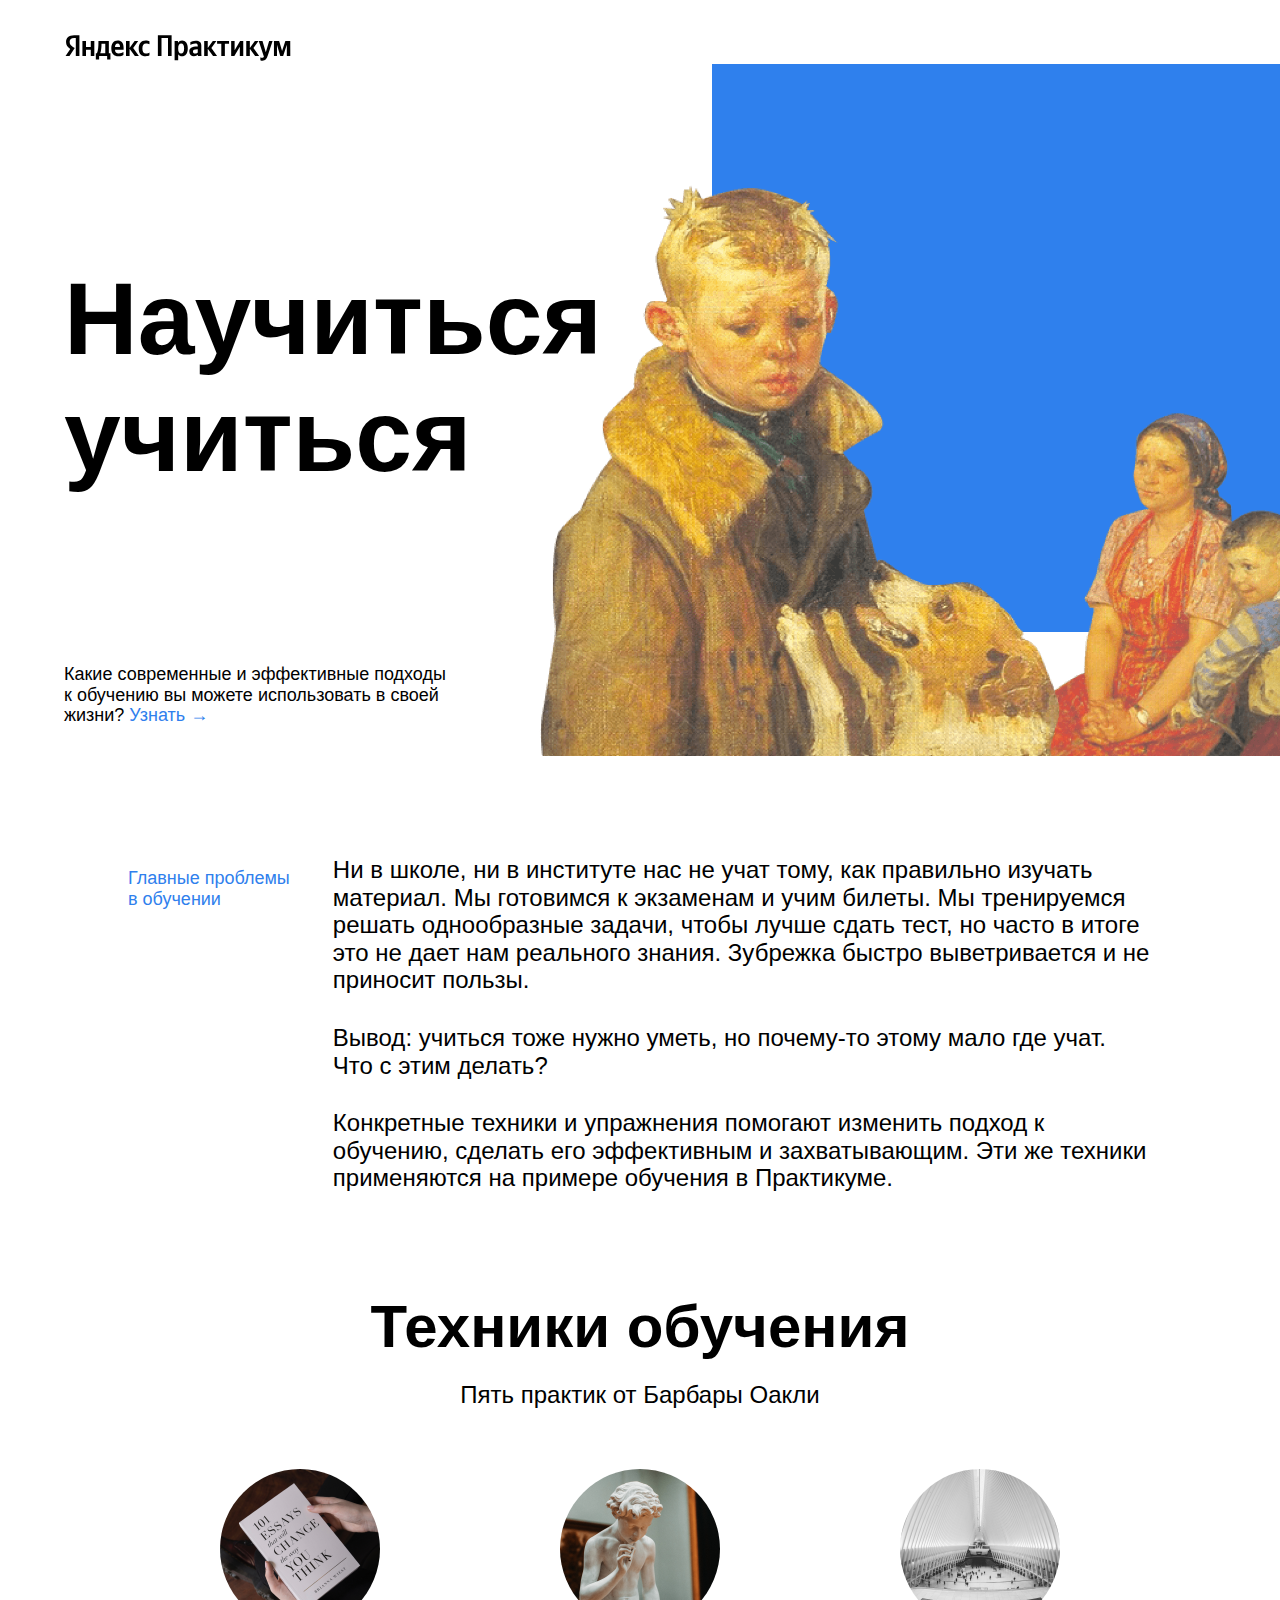
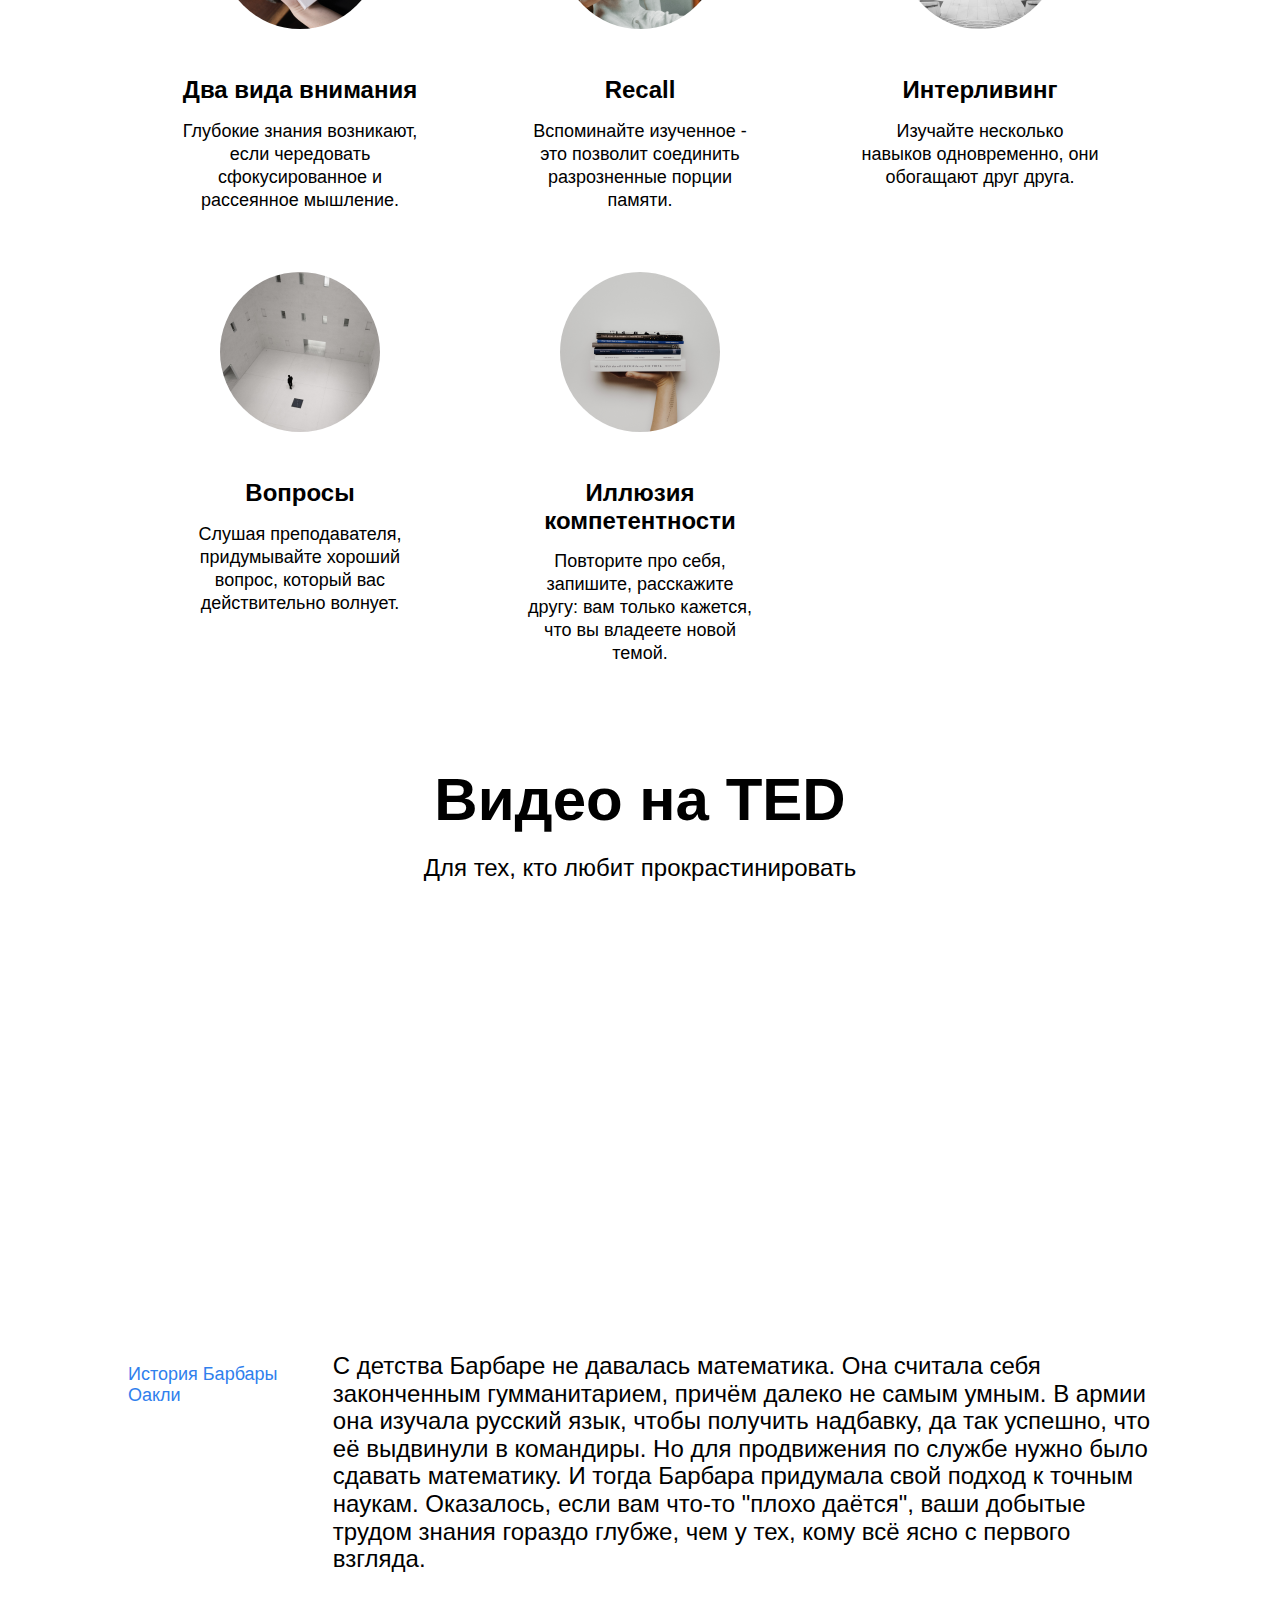
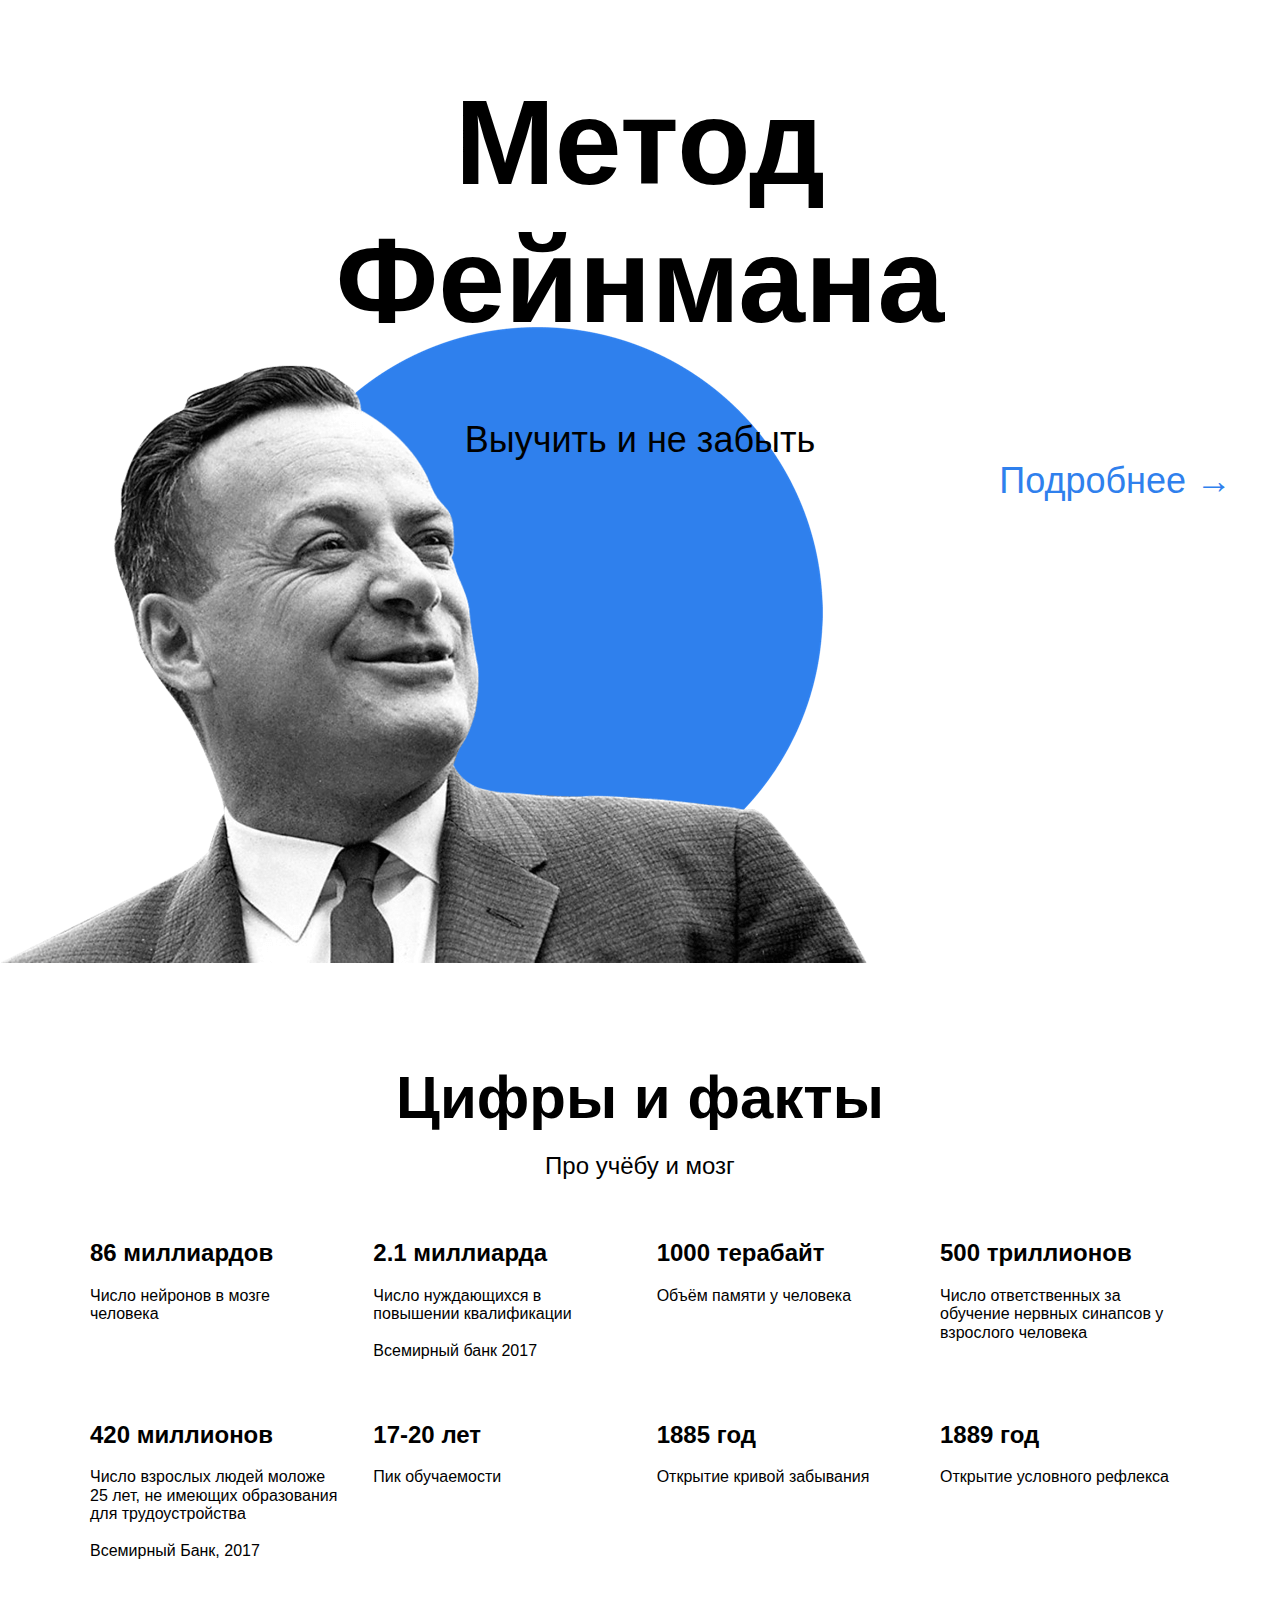
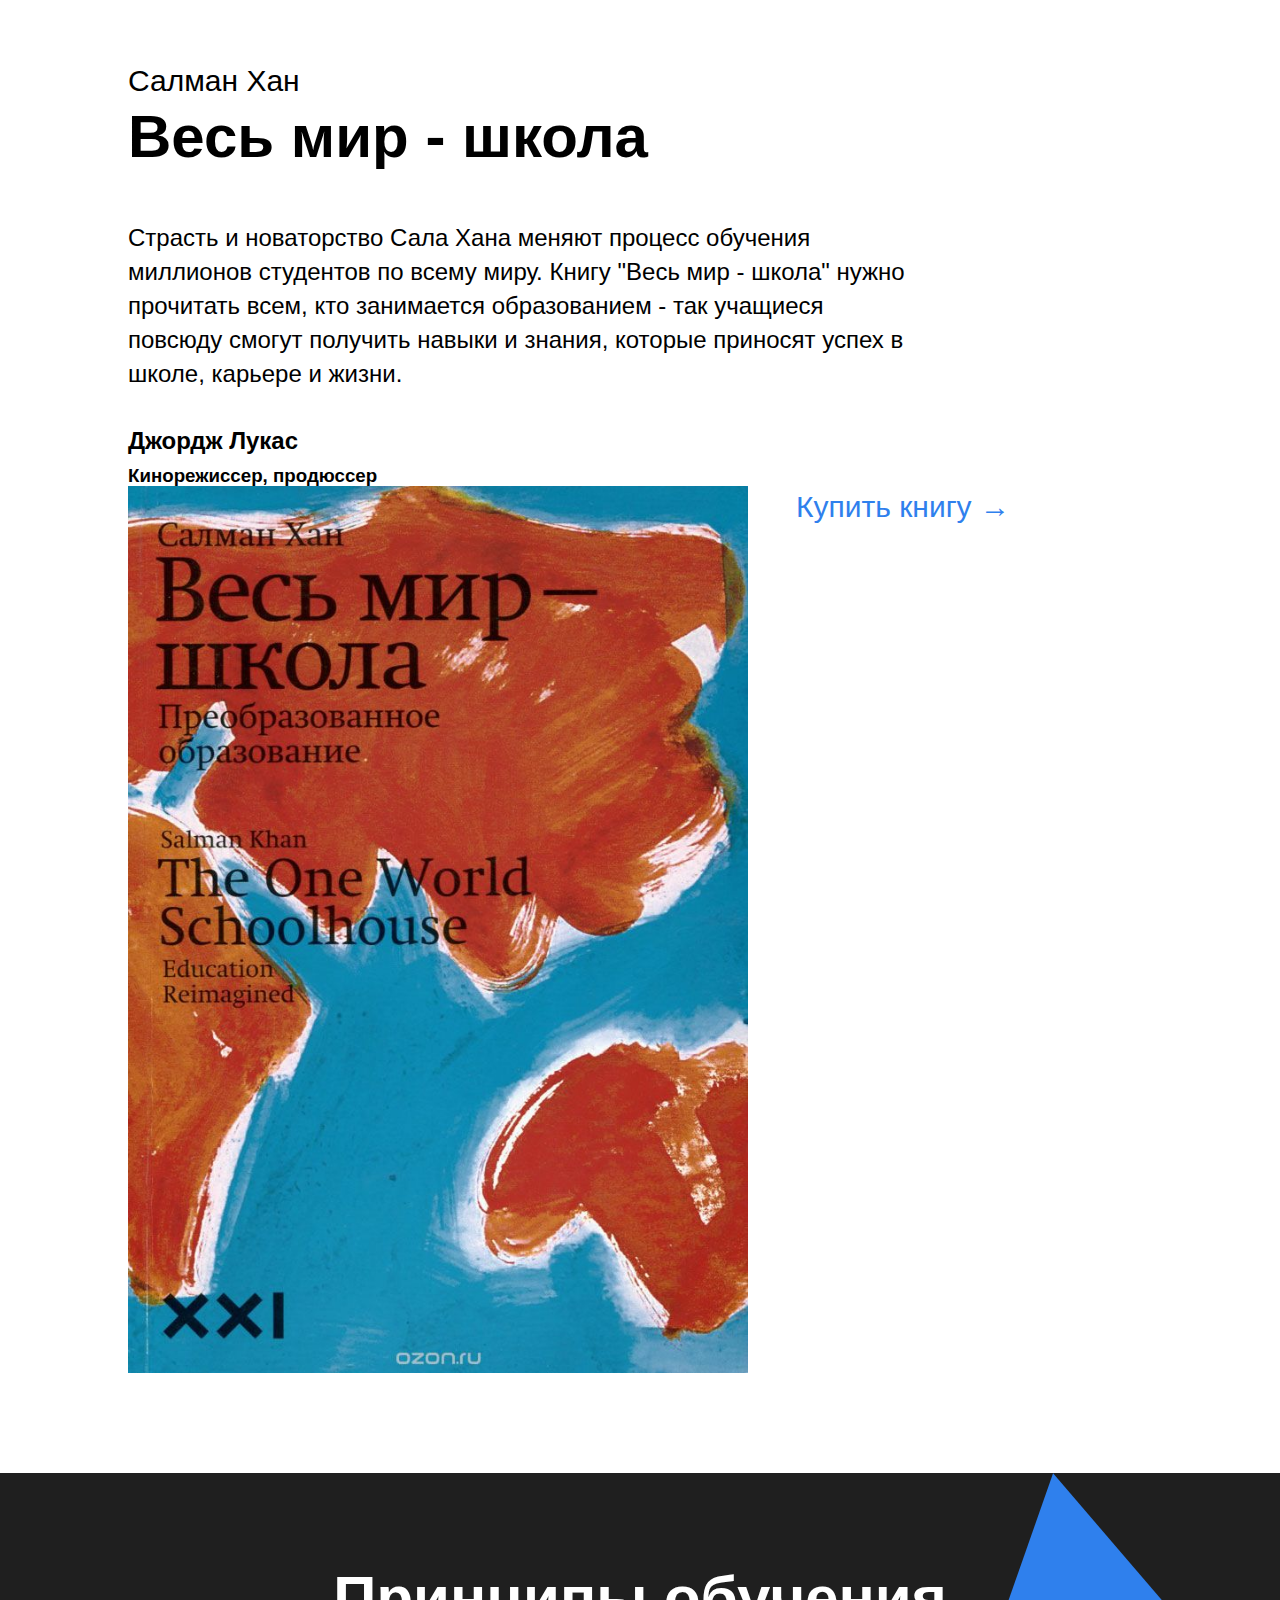
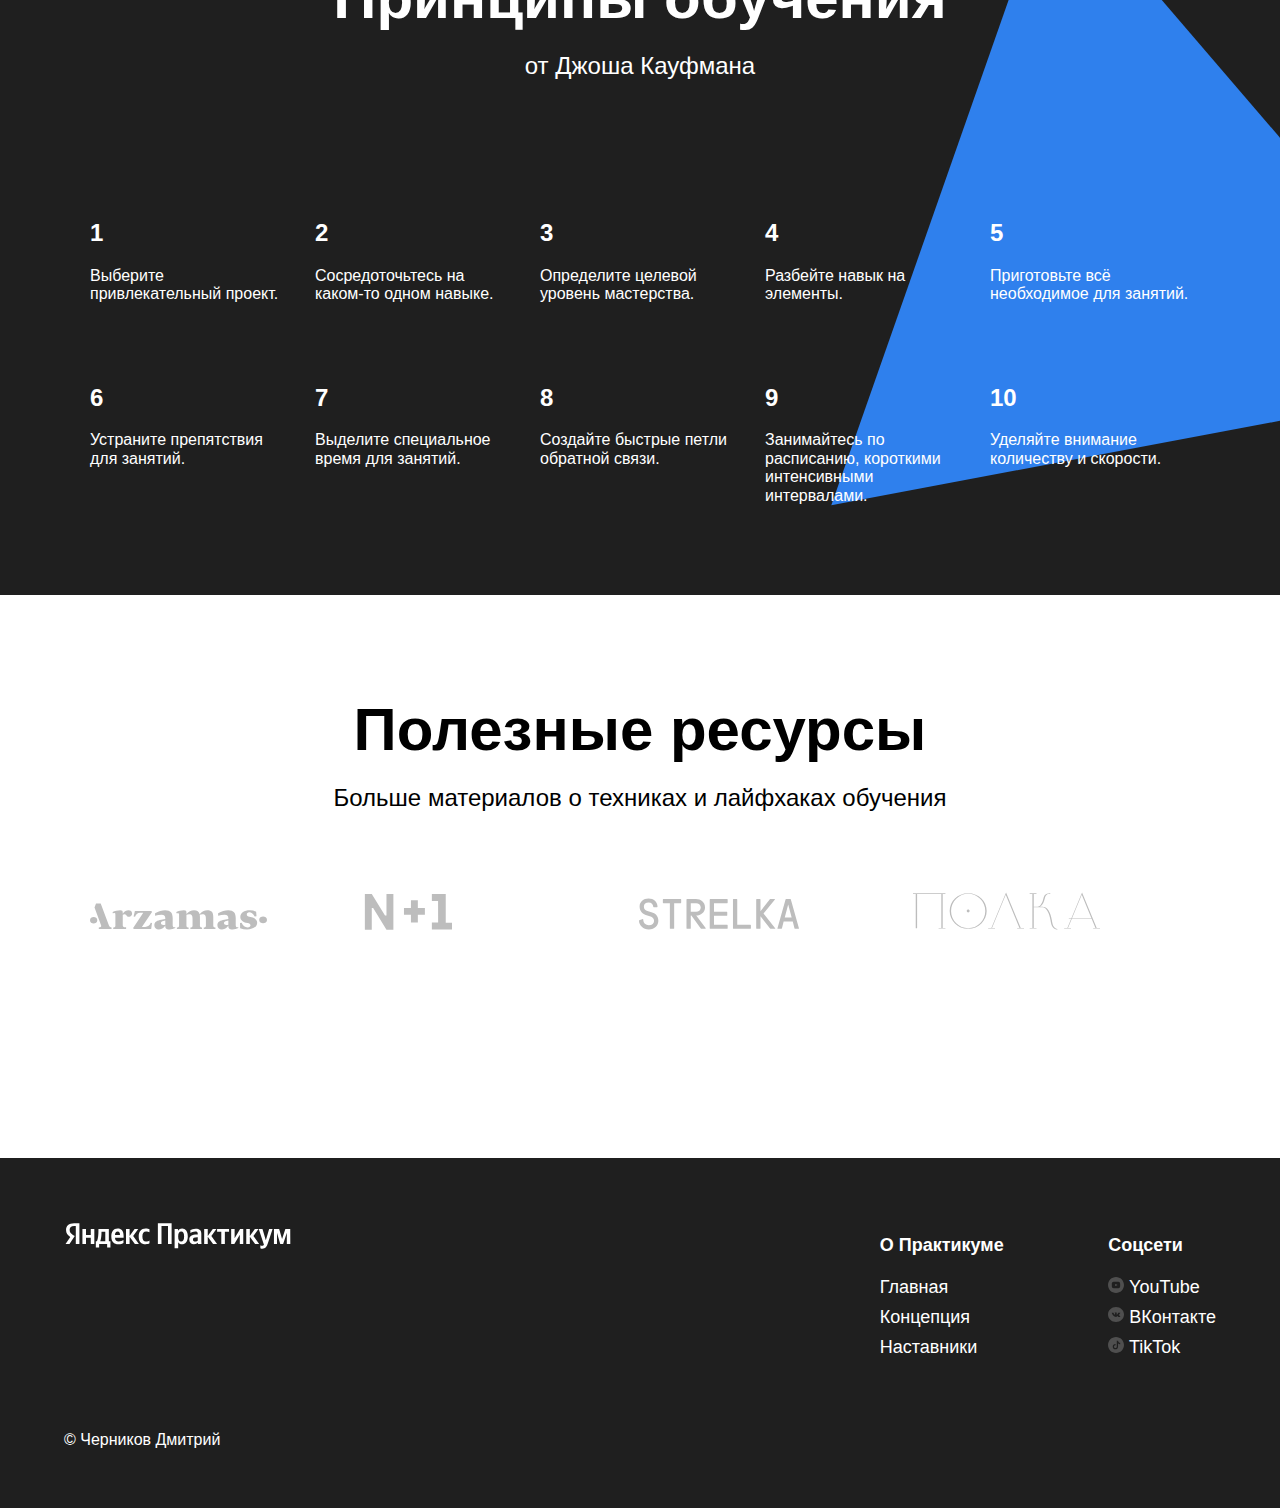
<file: first-project-main/index.html>
<!DOCTYPE html>
<html lang="ru">
<head>
  <meta charset="UTF-8">
  <meta name="viewport" content="width=device-width, initial-scale=1.0">
  <title>Научиться учиться</title>
  <link rel="stylesheet" href="styles/index.css">
</head>
<body>
  <div class="page">
    <header class="header">
      <div class="logo logo_place_header"><img src="images/logo_place_header.svg " alt=""></div>  
      <div class="header__title">Научиться учиться</div>
      <div class="header__subtitle">Какие современные и эффективные подходы к обучению вы можете использовать в своей жизни? <a href="#" class="header__link">Узнать &RightArrow;</a></div>
      <img class="header__main-illustration" src="images/two_again.png" alt="Опять двойка">
      <div class="header__square-pic"></div>
    </header>
    <main class="content">
      <section class="description">
        <div class="two-columns">
          <h1 class="two-columns__brief">Главные проблемы в обучении</h1>

          <div class="two-columns__main-text">
            <p class="two-columns__paragraph">Ни в школе, ни в институте нас не учат тому, как правильно изучать материал. Мы готовимся к экзаменам и учим билеты. Мы
            тренируемся решать однообразные задачи, чтобы лучше сдать тест, но часто в итоге это не дает нам реального знания.
            Зубрежка быстро выветривается и не приносит пользы.
            </p>

            <p class="two-columns__paragraph"><span class="two-columns__span-accent">Вывод:</span> учиться тоже нужно уметь, но почему-то этому мало где учат. Что с этим делать?
            </p>

            <p class="two-columns__paragraph">Конкретные техники и упражнения помогают изменить подход к обучению, сделать его эффективным и захватывающим. Эти же
            техники применяются на примере обучения в Практикуме.</p>
          </div>
        </div>
      </section>

      <section class="techniques">
        <h1 class="section-title">Техники обучения</h1>
        
        <h2 class="section-subtitle">Пять практик от Барбары Оакли</h2>

        <ul class="cards">
          <li class="cards__item">
            <img src="images/cards-attention.png" alt="Внимание" class="cards__image">

            <h3 class="cards__title">Два вида внимания</h3>

            <p class="cards__description">Глубокие знания возникают, если чередовать сфокусированное и рассеянное мышление.</p>
          </li>

          <li class="cards__item">
            <img src="images/cards-recall.png" alt="Recall" class="cards__image">
          
            <h3 class="cards__title">Recall</h3>
          
            <p class="cards__description">Вспоминайте изученное - это позволит соединить разрозненные порции памяти.</p>
          </li>

          <li class="cards__item">
            <img src="images/cards-interliving.png" alt="Интерливинг" class="cards__image">
          
            <h3 class="cards__title">Интерливинг</h3>
          
            <p class="cards__description">Изучайте несколько навыков одновременно, они обогащают друг друга.</p>
          </li>

          <li class="cards__item">
            <img src="images/cards-question.png" alt="Вопросы" class="cards__image">
          
            <h3 class="cards__title">Вопросы</h3>
          
            <p class="cards__description">Слушая преподавателя, придумывайте хороший вопрос, который вас действительно волнует.</p>
          </li>

          <li class="cards__item cards__item_last">
            <img src="images/cards-competence.png" alt="компетентность" class="cards__image">
          
            <h3 class="cards__title">Иллюзия компетентности</h3>
          
            <p class="cards__description">Повторите про себя, запишите, расскажите другу: вам только кажется, что вы владеете новой темой.</p>
          </li>
        </ul>
      </section>
      
      <section class="video">
        <h1 class="section-title">Видео на TED</h1>
        
        <h2 class="section-subtitle">Для тех, кто любит прокрастинировать</h2>

        <ul class="video__iframes">
          <li class="video__iframe"><iframe src="https://www.youtube.com/watch?v=arj7oStGLkU" frameborder="0" width="515px" height="316px"></iframe></li>
          <li class="video__iframe"><iframe src="https://www.youtube.com/watch?v=5MgBikgcWnY" frameborder="0" width="515px" height="316px"></iframe></li>
        </ul>
      </section>

      <section class="oakley">
        <div class="two-columns">
          <h1 class="two-columns__brief">История Барбары Оакли</h1>
        
          <div class="two-columns__main-text">
            <p class="two-columns__paragraph">С детства Барбаре не давалась математика. Она считала себя законченным гумманитарием, причём далеко не самым умным. В армии она изучала русский язык, чтобы получить надбавку, да так успешно, что её выдвинули в командиры. Но для продвижения по службе нужно было сдавать математику. И тогда Барбара придумала свой подход к точным наукам. Оказалось, если вам что-то "плохо даётся", ваши добытые трудом знания гораздо глубже, чем у тех, кому всё ясно с первого взгляда.
            </p>
          </div>
        </div>
      </section>

      <section class="feynman">
        <img src="images/feynman.png" alt="Фейнман" class="feynman__image">

        <h1 class="feynman__title">Метод Фейнмана</h1>

        <h2 class="feynman__subtitle">Выучить и не забыть</h2>

        <a href="#" class="feynman__link">Подробнее &RightArrow;</a>
      </section>

      <section class="digits">
        <h1 class="section-title">Цифры и факты</h1>
      
        <h2 class="section-subtitle">Про учёбу и мозг</h2>
      
        <ul class="table">
          <li class="table__cell table__cell_margin">
            <h3 class="table__heading">86 миллиардов</h3>
            <p class="table__text">Число нейронов в мозге человека</p>
          </li>
      
          <li class="table__cell table__cell_margin">
            <h3 class="table__heading">2.1 миллиарда</h3>
            <p class="table__text">Число нуждающихся в повышении квалификации <br><br><span class="table__span">Всемирный банк
                2017</span></p>
          </li>
      
          <li class="table__cell table__cell_margin">
            <h3 class="table__heading">1000 терабайт</h3>
            <p class="table__text">Объём памяти у человека</p>
          </li>
      
          <li class="table__cell table__cell_margin">
            <h3 class="table__heading">500 триллионов</h3>
            <p class="table__text">Число ответственных за обучение нервных синапсов у взрослого человека</p>
          </li>
      
          <li class="table__cell">
            <h3 class="table__heading">420 миллионов</h3>
            <p class="table__text">Число взрослых людей моложе 25 лет, не имеющих образования для трудоустройства
              <br><br><span class="table__span">Всемирный Банк, 2017</span></p>
          </li>
      
          <li class="table__cell">
            <h3 class="table__heading">17-20 лет</h3>
            <p class="table__text">Пик обучаемости</p>
          </li>
      
          <li class="table__cell">
            <h3 class="table__heading">1885 год</h3>
            <p class="table__text">Открытие кривой забывания</p>
          </li>
      
          <li class="table__cell">
            <h3 class="table__heading">1889 год</h3>
            <p class="table__text">Открытие условного рефлекса</p>
          </li>
        </ul>
      </section>

      <section class="khan">
        <div class="khan__container">
          <h2 class="khan__author">Салман Хан</h2>

          <h1 class="khan__title">Весь мир - школа</h1>

          <p class="khan__quote">Страсть и новаторство Сала Хана меняют процесс обучения миллионов студентов по всему миру. Книгу "Весь мир - школа" нужно прочитать всем, кто занимается образованием - так учащиеся повсюду смогут получить навыки и знания, которые приносят успех в школе, карьере и жизни.</p>
        
          <h2 class="khan__quote-author">Джордж Лукас</h2>
          <h3 class="khan__quote-author-subline">Кинорежиссер, продюссер</h3>

          <div class="khan__book-container">
            <img src="images/khan-book.jpg" alt="Весь мир - школа" class="khan__book-pic">
            
            <a href="#" class="khan__buy-link">Купить книгу &RightArrow;</a>
          </div>
        </div>
      </section>

      <section class="kaufman">
        <h1 class="section-title section-title_theme_dark">Принципы обучения</h1>
        <h2 class="section-subtitle section-subtitle_theme_dark">от Джоша Кауфмана</h2>
      
        <ul class="table table_theme_dark">
          <li class="table__cell table__cell_theme_dark">
            <h3 class="table__heading table__heading_theme_dark">1</h3>
            <p class="table__text table__text_theme_dark">Выберите привлекательный проект.</p>
          </li>
      
          <li class="table__cell table__cell_theme_dark">
            <h3 class="table__heading table__heading_theme_dark">2</h3>
            <p class="table__text table__text_theme_dark">Сосредоточьтесь на каком-то одном навыке.</p>
          </li>
      
          <li class="table__cell table__cell_theme_dark">
            <h3 class="table__heading table__heading_theme_dark">3</h3>
            <p class="table__text table__text_theme_dark">Определите целевой уровень мастерства.</p>
          </li>
      
          <li class="table__cell table__cell_theme_dark">
            <h3 class="table__heading table__heading_theme_dark">4</h3>
            <p class="table__text table__text_theme_dark">Разбейте навык на элементы.</p>
          </li>
      
          <li class="table__cell table__cell_theme_dark">
            <h3 class="table__heading table__heading_theme_dark">5</h3>
            <p class="table__text table__text_theme_dark">Приготовьте всё необходимое для занятий.</p>
          </li>
      
          <li class="table__cell table__cell_theme_dark">
            <h3 class="table__heading table__heading_theme_dark">6</h3>
            <p class="table__text table__text_theme_dark">Устраните препятствия для занятий.</p>
          </li>
      
          <li class="table__cell table__cell_theme_dark">
            <h3 class="table__heading table__heading_theme_dark">7</h3>
            <p class="table__text table__text_theme_dark">Выделите специальное время для занятий.</p>
          </li>
      
          <li class="table__cell table__cell_theme_dark">
            <h3 class="table__heading table__heading_theme_dark">8</h3>
            <p class="table__text table__text_theme_dark">Создайте быстрые петли обратной связи.</p>
          </li>
      
          <li class="table__cell table__cell_theme_dark">
            <h3 class="table__heading table__heading_theme_dark">9</h3>
            <p class="table__text table__text_theme_dark">Занимайтесь по расписанию, короткими интенсивными интервалами.</p>
          </li>
      
          <li class="table__cell table__cell_theme_dark">
            <h3 class="table__heading table__heading_theme_dark">10</h3>
            <p class="table__text table__text_theme_dark">Уделяйте внимание количеству и скорости.</p>
          </li>
        </ul>
      
        <img src="images/kaufman-triangle.svg" alt="" class="kaufman__triangle">
      </section>

      <section class="resources">
        <h1 class="section-title">Полезные ресурсы</h1>
        
        <h2 class="section-subtitle">Больше материалов о техниках и лайфхаках обучения</h2>

        <ul class="resources__logo-zone">
          <li><a href="#" class="resources__link"><img src="images/logo/resources-arzamas.svg" alt="arzamas" class="resources__logo"></a></li>
          <li><a href="#" class="resources__link"><img src="images/logo/resources-n1.svg" alt="n1" class="resources__logo"></a></li>
          <li><a href="#" class="resources__link"><img src="images/logo/resources-strelka.svg" alt="strelka" class="resources__logo"></a></li>
          <li><a href="#" class="resources__link"><img src="images/logo/resources-polka.svg" alt="polka" class="resources__logo"></a></li>
        </ul>
      </section>
    </main>
    <footer class="footer">
      <div class="footer__columns">
        <div class="footer__column_content_copyright">
          <div class="logo logo_place_footer"><img src="images/logo_place_footer.svg" alt=""></div>

          <p class="footer__author">&copy Черников Дмитрий</p>
        </div>

        <div class="footer__column_content_info">
          <h1 class="footer__column-heading">О Практикуме</h1>

          <ul class="footer__column-links">
            <li class="footer__column-link"><a href="#">Главная</a></li>
            <li class="footer__column-link"><a href="#">Концепция</a></li>
            <li class="footer__column-link"><a href="#">Наставники</a></li>
          </ul>
        </div>

        <div class="footer__column_content_social">
          <h1 class="footer__column-heading">Соцсети</h1>
          
          <ul class="footer__column-links">
            <li class="footer__column-link"><div><a href="#"><img src="images/youtube_color_white.svg" alt=""> YouTube</a></div></li>
            <li class="footer__column-link"><div><a href="#"><img src="images/vk_color_white.svg" alt=""> ВКонтакте</a></div></li>
            <li class="footer__column-link"><div><a href="#"><img src="images/tiktok_color_white.svg" alt=""> TikTok</a></div></li>
          </ul>
        </div>
      </div>
    </footer>
  </div>
</body>
</html>
</file>
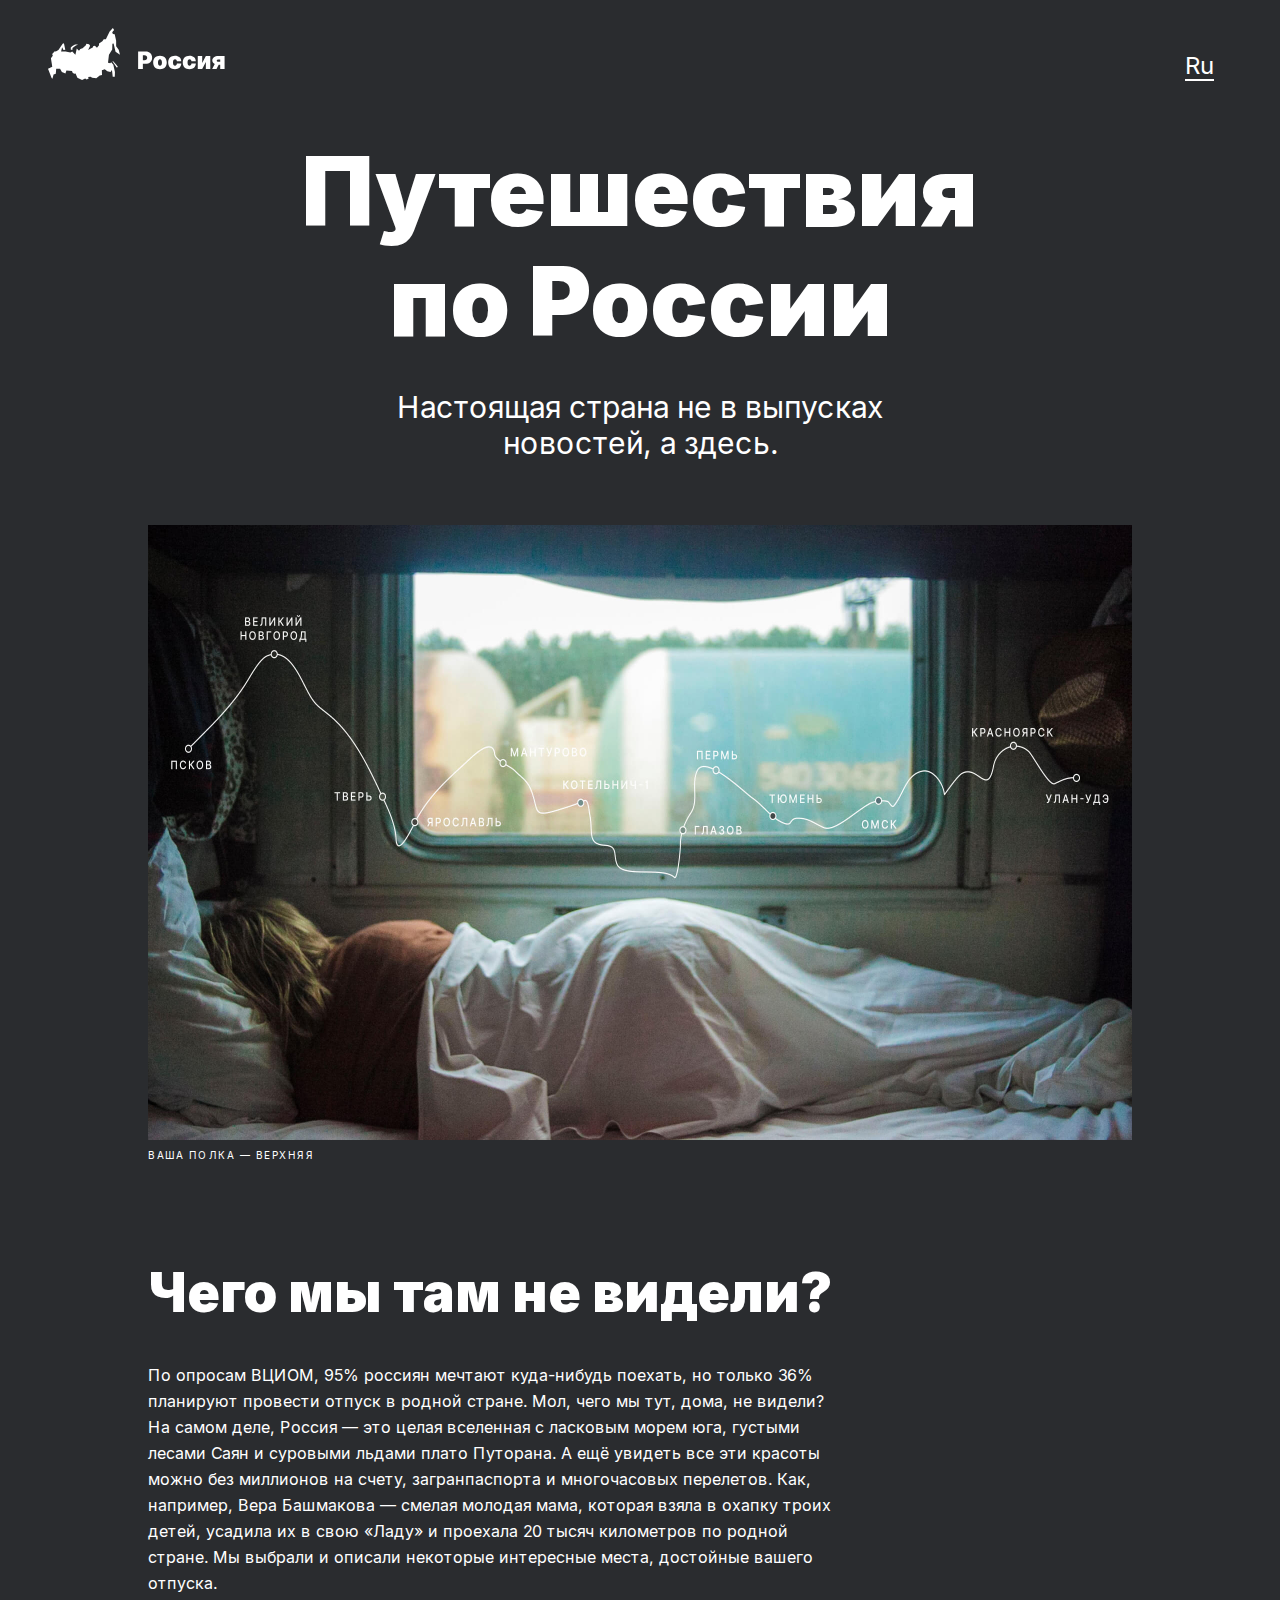
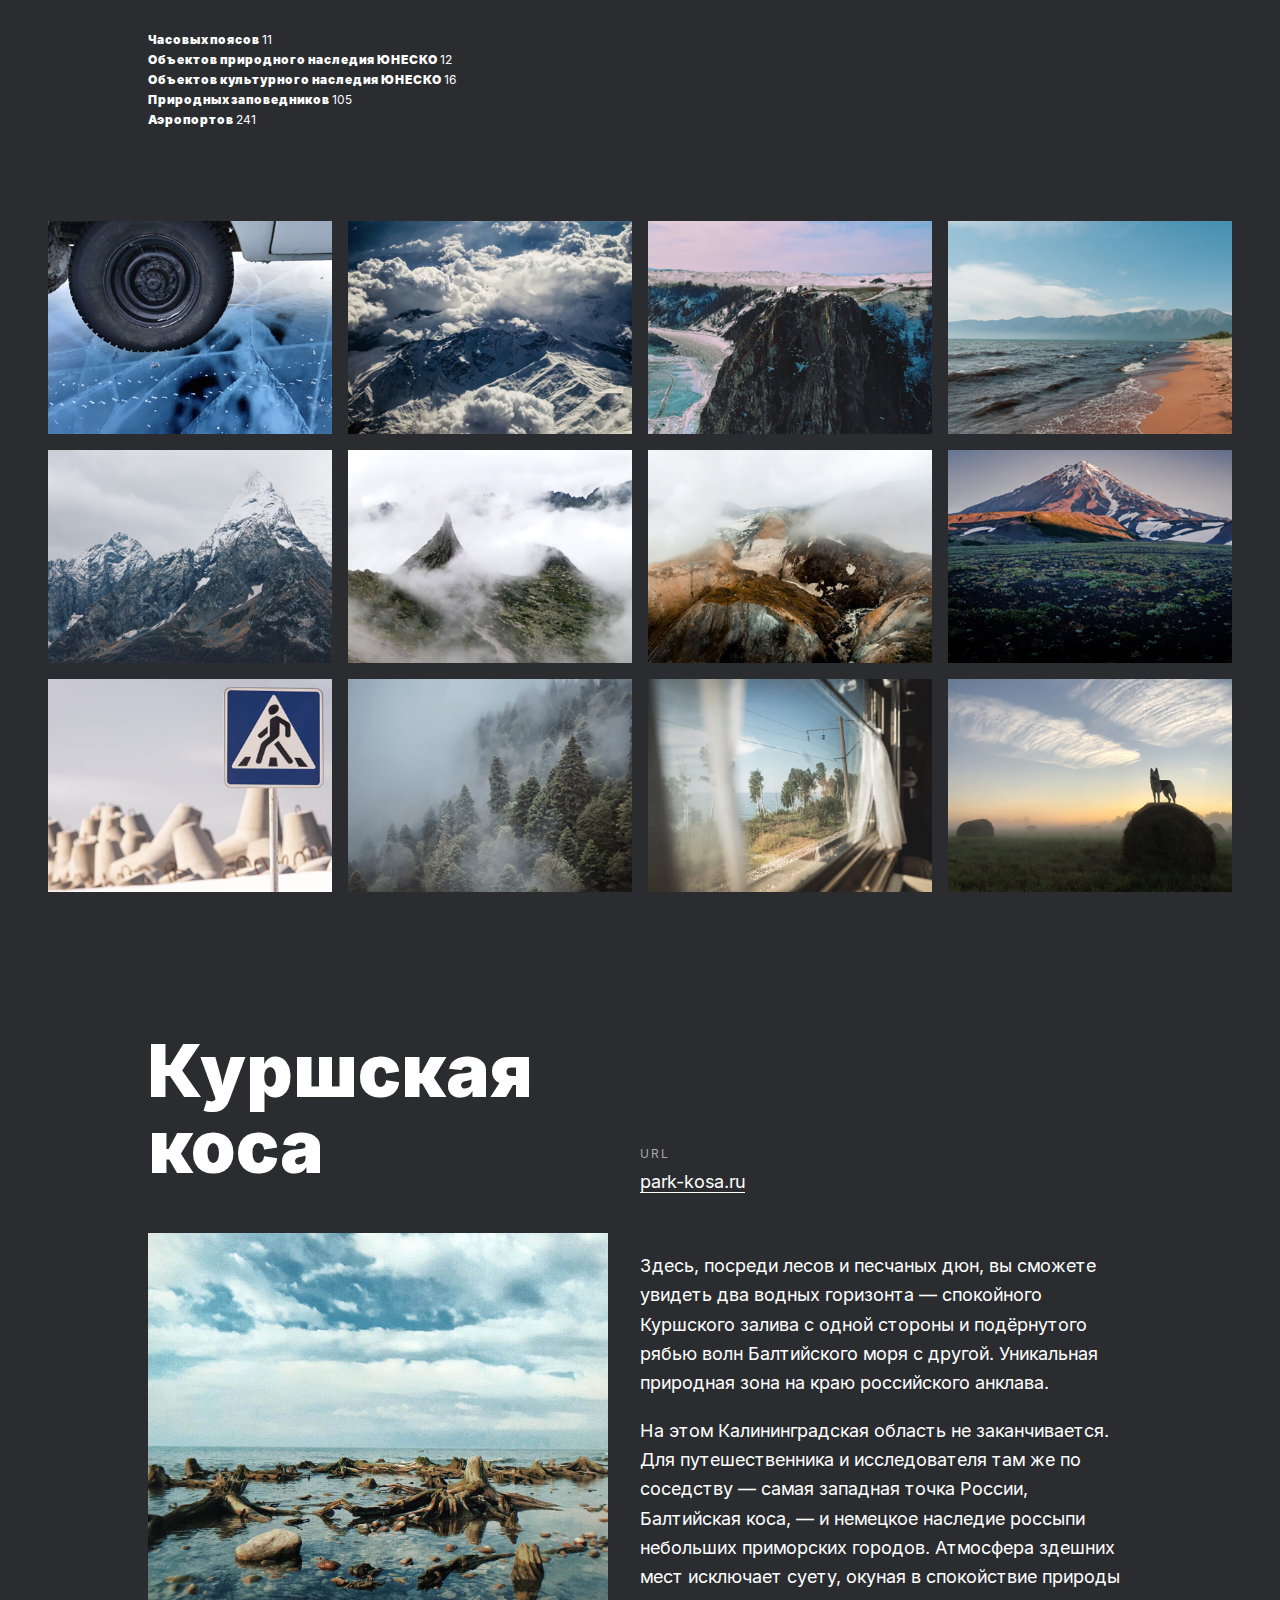
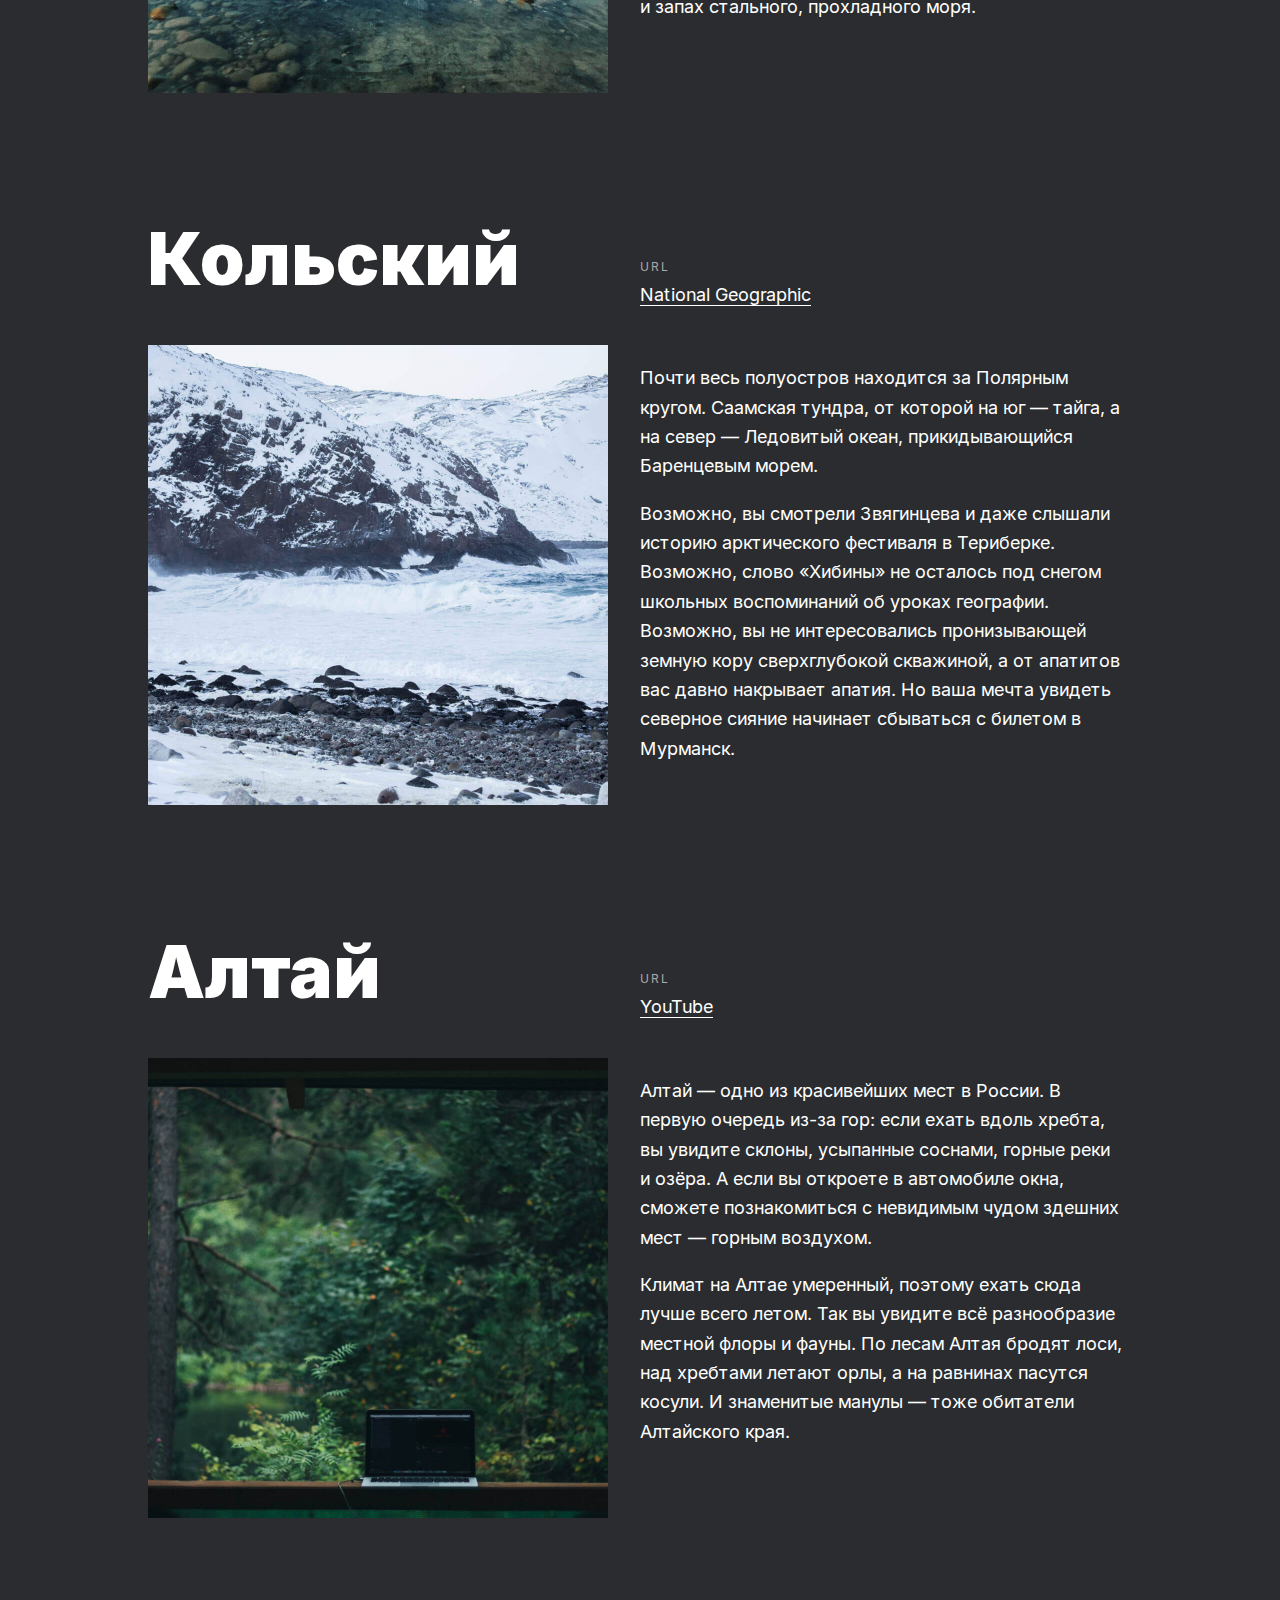
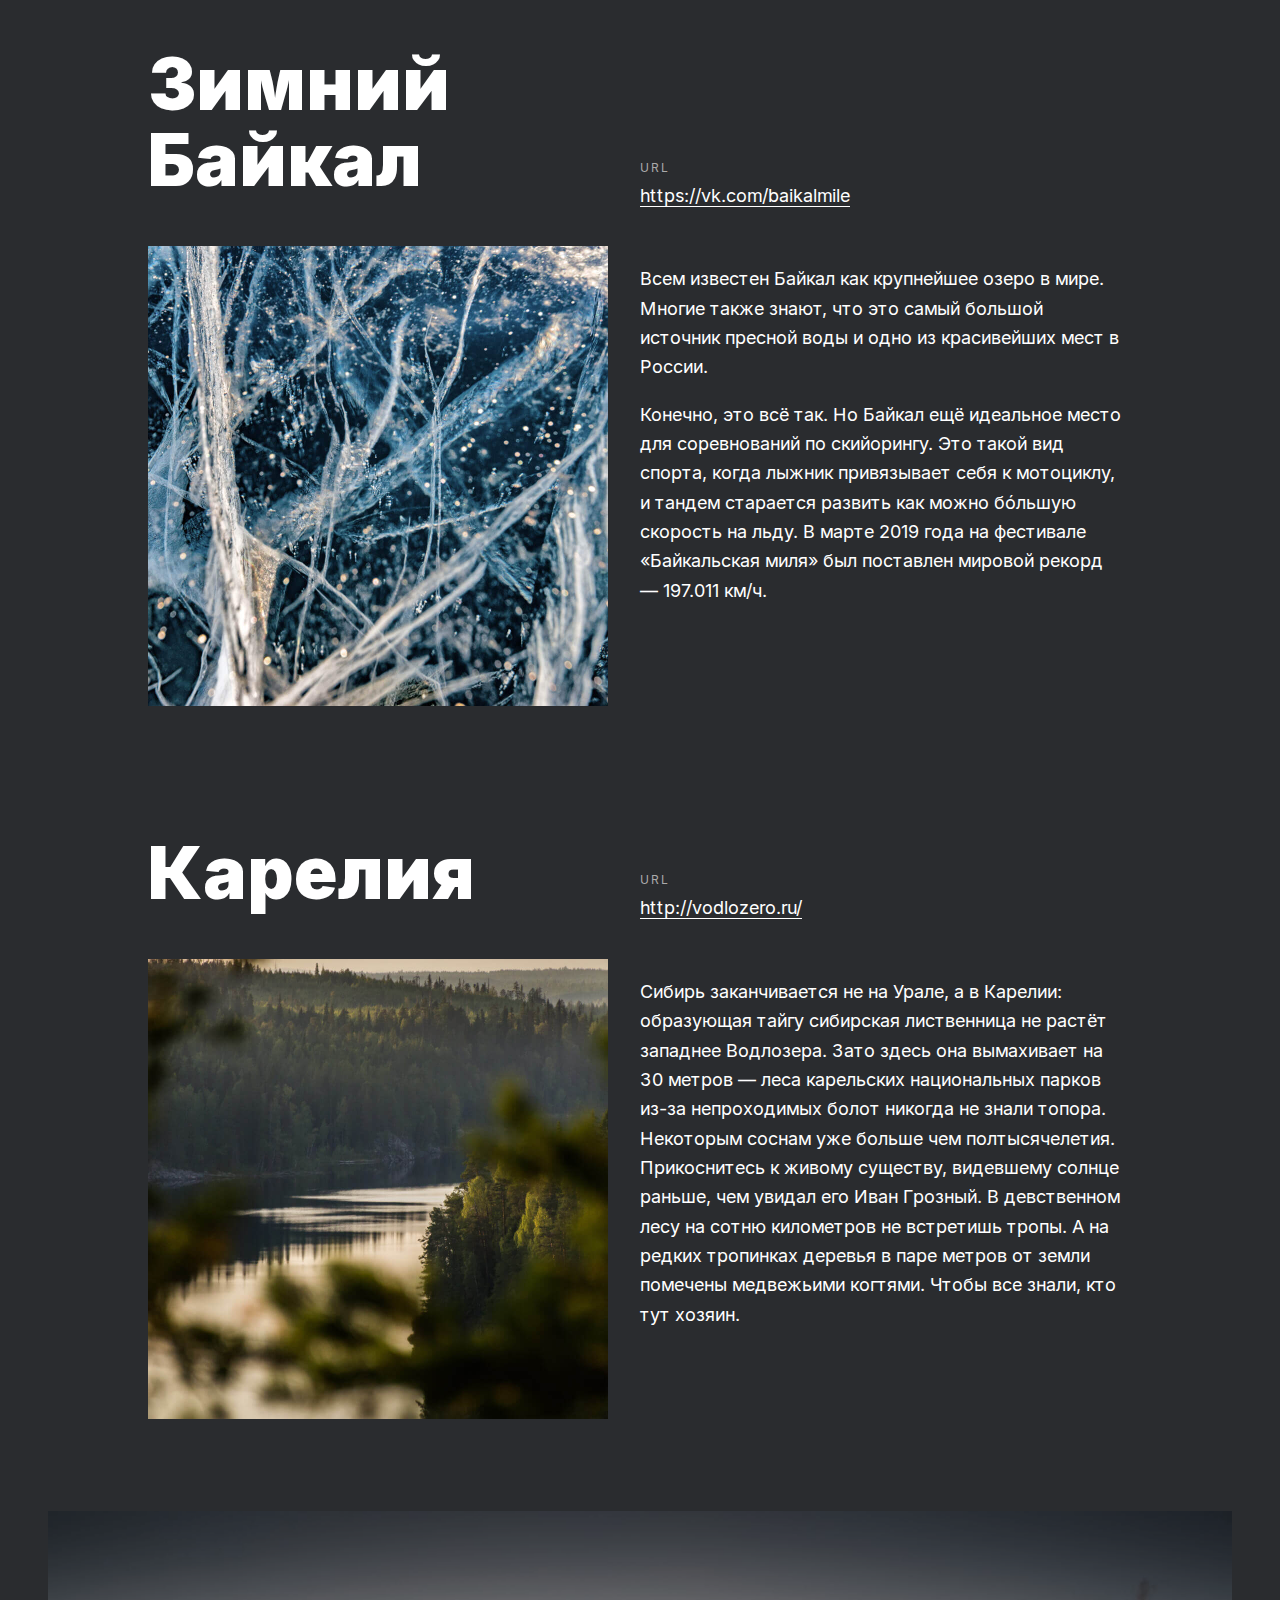
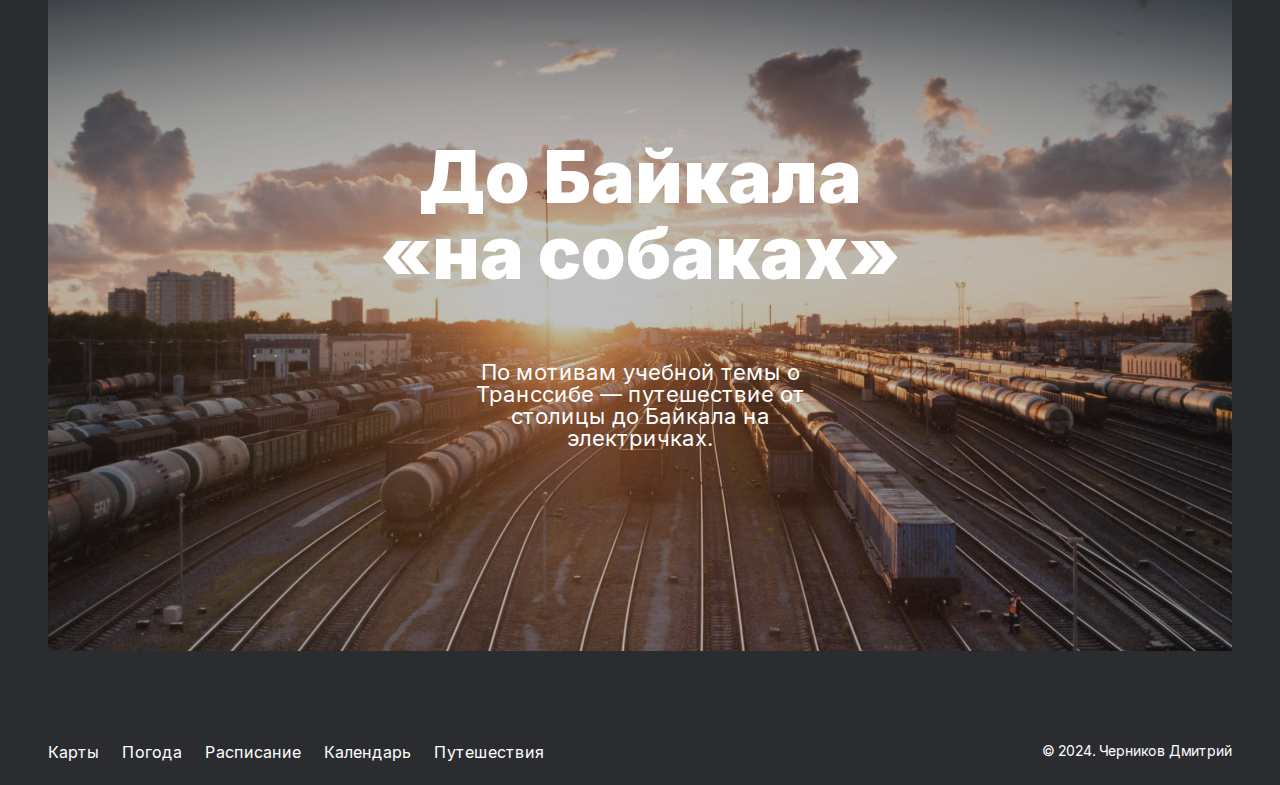
<file: russian-travel-main/index.html>
<!DOCTYPE html>
<html lang="ru">
<head>
    <meta charset="UTF-8">
    <meta name="viewport" content="width=device-width, initial-scale=1.0">
    <title>Путешествия по России</title>
    <link rel="stylesheet" href="styles/index.css">
</head>
<body class="root">
    <div class="page">
        <header class="header">
            <img src="images/header-logo.svg" alt="logo" class="header__logo">
        
            <div class="header__lang-links">
                <a href="./index.html" class="header__lang-link header__lang-link_active">Ru</a>
            </div>
        </header>

        <main class="main">
            <section class="lead">
                <h1 class="lead__title">Путешествия по России</h1>

                <h2 class="lead__subtitle">Настоящая страна не в выпусках новостей, а здесь.</h2>

                <img src="images/lead-polka.jpg" alt="polka" class="lead__image">

                <p class="lead__caption">ВАША ПОЛКА &mdash; ВЕРХНЯЯ</p>
            </section>

            <section class="intro">
                <div class="intro__box">
                    <h1 class="intro__title">Чего мы там не видели?</h1>
                    
                    <p class="intro__text">По опросам ВЦИОМ, 95% россиян мечтают куда-нибудь поехать, но только 36% планируют провести
                        отпуск в родной стране. Мол,
                        чего мы тут, дома, не видели? На самом деле, Россия — это целая вселенная с ласковым морем юга, густыми лесами Саян
                        и
                        суровыми льдами плато Путорана. А ещё увидеть все эти красоты можно без миллионов на счету, загранпаспорта и
                        многочасовых перелетов. Как, например, Вера Башмакова — смелая молодая мама, которая взяла в охапку троих детей,
                        усадила
                        их в свою «Ладу» и проехала 20 тысяч километров по родной стране. Мы выбрали и описали некоторые интересные места,
                        достойные вашего отпуска.</p>
                    
                    <ul class="intro__list">
                        <li><span class="intro__list-item intro__list-item_bold">Часовых поясов </span><span
                                class="intro__list-item">11</span></li>
                        <li><span class="intro__list-item intro__list-item_bold">Объектов природного наследия ЮНЕСКО </span><span
                                class="intro__list-item">12</span></li>
                        <li><span class="intro__list-item intro__list-item_bold">Объектов культурного наследия ЮНЕСКО </span><span
                                class="intro__list-item">16</span></li>
                        <li><span class="intro__list-item intro__list-item_bold">Природных заповедников </span><span
                                class="intro__list-item">105</span></li>
                        <li><span class="intro__list-item intro__list-item_bold">Аэропортов </span><span class="intro__list-item">241</span>
                        </li>
                    </ul>
                </div>
            </section>

            <section class="photo-grid">
                <img src="images/photo-grid-arisa.jpg" alt="arisa" class="photo-grid__item">
                <img src="images/photo-grid-atharva-tulsi.jpg" alt="atharva-tulsi" class="photo-grid__item">
                <img src="images/photo-grid-baikal-2.jpg" alt="baikal" class="photo-grid__item">
                <img src="images/photo-grid-baikal.jpg" alt="baikal" class="photo-grid__item">
                <img src="images/photo-grid-elbrus.jpg" alt="elbrus" class="photo-grid__item">
                <img src="images/photo-grid-ergaki.jpg" alt="ergaki" class="photo-grid__item">
                <img src="images/photo-grid-kamchatka-1.jpg" alt="kamchatka" class="photo-grid__item">
                <img src="images/photo-grid-kamchatka-2.jpg" alt="kamchatka" class="photo-grid__item">
                <img src="images/photo-grid-kondratiev.jpg" alt="kondratiev" class="photo-grid__item">
                <img src="images/photo-grid-sochi.jpg" alt="sochi" class="photo-grid__item">
                <img src="images/photo-grid-train.jpg" alt="train" class="photo-grid__item">
                <img src="images/photo-grid-tuman.jpg" alt="tuman" class="photo-grid__item">
            </section>

            <section class="places">
                <div class="places__place">
                    <h1 class="places__title">Куршская коса</h1>

                    <div class="places__website">
                        <p class="places__url-heading">URL</p>
                        <a href="http://park-kosa.ru" class="places__link">park-kosa.ru</a>
                    </div>

                    <img src="images/place-kosa.jpg" alt="kosa" class="places__image">

                    <div class="places__text">
                        <p class="places__paragraph">Здесь, посреди лесов и песчаных дюн, вы сможете увидеть два водных горизонта — спокойного Куршского залива с одной
                        стороны и подёрнутого рябью волн Балтийского моря с другой. Уникальная природная зона на краю российского анклава.</p>

                        <p class="places__paragraph">На этом Калининградская область не заканчивается. Для путешественника и исследователя там же по соседству — самая
                        западная точка России, Балтийская коса, — и немецкое наследие россыпи небольших приморских городов. Атмосфера здешних
                        мест исключает суету, окуная в спокойствие природы и запах стального, прохладного моря.</p>
                    </div>
                </div>

                <div class="places__place">
                    <h1 class="places__title">Кольский</h1>
                
                    <div class="places__website">
                        <p class="places__url-heading">URL</p>
                        <a href="https://yourshot.nationalgeographic.com/photos/?keywords=kolskiy" class="places__link">National Geographic</a>
                    </div>
                
                    <img src="images/place-kolsky.jpg" alt="kolsky" class="places__image">
                
                    <div class="places__text">
                        <p class="places__paragraph">Почти весь полуостров находится за Полярным кругом. Саамская тундра, от которой на юг —
                        тайга, а на север — Ледовитый океан, прикидывающийся Баренцевым морем.</p>
                
                        <p class="places__paragraph">Возможно, вы смотрели Звягинцева и даже слышали историю арктического фестиваля в Териберке. Возможно, слово «Хибины» не
                        осталось под снегом школьных воспоминаний об уроках географии. Возможно, вы не интересовались пронизывающей земную кору
                        сверхглубокой скважиной, а от апатитов вас давно накрывает апатия. Но ваша мечта увидеть северное сияние начинает
                        сбываться с билетом
                        в Мурманск.</p>
                    </div>
                </div>

                <div class="places__place">
                    <h1 class="places__title">Алтай</h1>
                
                    <div class="places__website">
                        <p class="places__url-heading">URL</p>
                        <a href="https://www.youtube.com/watch?v=7ZEsoV7kWAQ" class="places__link">YouTube</a>
                    </div>
                
                    <img src="images/place-altai.jpg" alt="altai" class="places__image">
                
                    <div class="places__text">
                        <p class="places__paragraph">Алтай — одно из красивейших мест в России.
                        В первую очередь из-за гор: если ехать вдоль хребта, вы увидите склоны, усыпанные соснами, горные реки и озёра. А если
                        вы откроете в автомобиле окна, сможете познакомиться с невидимым чудом здешних мест — горным воздухом.</p>
                
                        <p class="places__paragraph">Климат на Алтае умеренный, поэтому ехать сюда лучше всего летом. Так вы увидите всё разнообразие местной флоры и фауны.
                        По лесам Алтая бродят лоси, над хребтами летают орлы, а на равнинах пасутся косули. И знаменитые манулы — тоже обитатели
                        Алтайского края.</p>
                    </div>
                </div>

                <div class="places__place">
                    <h1 class="places__title">Зимний Байкал</h1>
                
                    <div class="places__website">
                        <p class="places__url-heading">URL</p>
                        <a href="https://vk.com/baikalmile" class="places__link">https://vk.com/baikalmile</a>
                    </div>
                
                    <img src="images/place-winter-baikal.jpg" alt="baikal" class="places__image">
                
                    <div class="places__text">
                        <p class="places__paragraph">Всем известен Байкал как крупнейшее озеро
                        в мире. Многие также знают, что это самый большой источник пресной воды и одно из красивейших мест в России.</p>
                
                        <p class="places__paragraph">Конечно, это всё так. Но Байкал ещё идеальное место для соревнований по скийорингу. Это такой вид спорта, когда лыжник
                        привязывает себя
                        к мотоциклу, и тандем старается развить как можно бóльшую скорость на льду. В марте 2019 года на фестивале «Байкальская
                        миля» был поставлен мировой рекорд — 197.011 км/ч.</p>
                    </div>
                </div>

                <div class="places__place">
                    <h1 class="places__title">Карелия</h1>
                
                    <div class="places__website">
                        <p class="places__url-heading">URL</p>
                        <a href="http://vodlozero.ru" class="places__link">http://vodlozero.ru/</a>
                    </div>
                
                    <img src="images/place-karelia.jpg" alt="karelia" class="places__image">
                
                    <div class="places__text">
                        <p class="places__paragraph">Сибирь заканчивается не на Урале, а в Карелии: образующая тайгу сибирская лиственница не растёт западнее Водлозера. Зато
                        здесь она вымахивает на 30 метров — леса карельских национальных парков из-за непроходимых болот никогда не знали
                        топора. Некоторым соснам уже больше чем полтысячелетия. Прикоснитесь к живому существу, видевшему солнце раньше, чем
                        увидал его Иван Грозный.
                        В девственном лесу на сотню километров не встретишь тропы. А на редких тропинках деревья
                        в паре метров от земли помечены медвежьими когтями. Чтобы все знали, кто тут хозяин.</p>
                    </div>
                </div>
            </section>

            <section class="cover">
                <a href="https://stampsy.com/na-elektrichkakh-do-baikala" class="cover__link">
                    <img src="images/cover-trains.jpg" alt="trains" class="cover__background">

                    <div class="cover__overlay"></div>

                    <div class="cover__main">
                        <h1 class="cover__title">До Байкала &laquo;на собаках&raquo;</h1>

                        <p class="cover__subtitle">По мотивам учебной темы о Транссибе — путешествие от столицы до Байкала на электричках.
                        </p>
                    </div>
                </a>
            </section>
        </main>

        <footer class="footer">
            <div class="footer__links">
                <a href="https://yandex.ru/maps" class="footer__link">Карты</a>
                <a href="https://yandex.ru/pogoda" class="footer__link">Погода</a>
                <a href="https://rasp.yandex.ru" class="footer__link">Расписание</a>
                <a href="https://calendar.yandex.ru" class="footer__link">Календарь</a>
                <a href="https://travel.yandex.ru" class="footer__link">Путешествия</a>
            </div>

            <span class="footer__copyright">© 2024. Черников Дмитрий</span>
        </footer>
    </div>
</body>
</html>
</file>
<file: first-project-main/styles/index.css>
@import url(../vendor/normalize.css);
@import url(../blocks/page/page.css);
@import url(../blocks/page/header/header.css);
@import url(../blocks/page/main/description/description.css);
@import url(../blocks/page/main/techniques/techniques.css);
@import url(../blocks/page/main/video/video.css);
@import url(../blocks/page/main/oakley/oakley.css);
@import url(../blocks/page/main/feynman/feynman.css);
@import url(../blocks/page/main/digits/digits.css);
@import url(../blocks/page/main/khan/khan.css);
@import url(../blocks/page/main/kaufman/kaufman.css);
@import url(../blocks/page/main/resources/resources.css);
@import url(../blocks/page/footer/footer.css);

@keyframes rotation {
  from {
    transform: rotate(0deg);
  }

  to {
    transform: rotate(360deg);
  }
}
</file>
<file: russian-travel-main/styles/index.css>
@import url(../vendor/normalize.css);
@import url(../blocks/root/root.css);
@import url(../blocks/root/page/page.css);
@import url(../blocks/root/page/header/header.css);
@import url(../blocks/root/page/main/main.css);
@import url(../blocks/root/page/main/lead/lead.css);
@import url(../blocks/root/page/main/intro/intro.css);
@import url(../blocks/root/page/main/photo-grid/photo-grid.css);
@import url(../blocks/root/page/main/places/places.css);
@import url(../blocks/root/page/main/cover/cover.css);
@import url(../blocks/root/page/footer/footer.css);

@font-face {
    font-family: "Inter";
    src: url(./../fonts/Inter-Regular.woff2);
    font-weight: normal;
}

@font-face {
    font-family: "Inter";
    src: url(./../fonts/Inter-Black.woff2);
    font-weight: bold;
}
</file>
